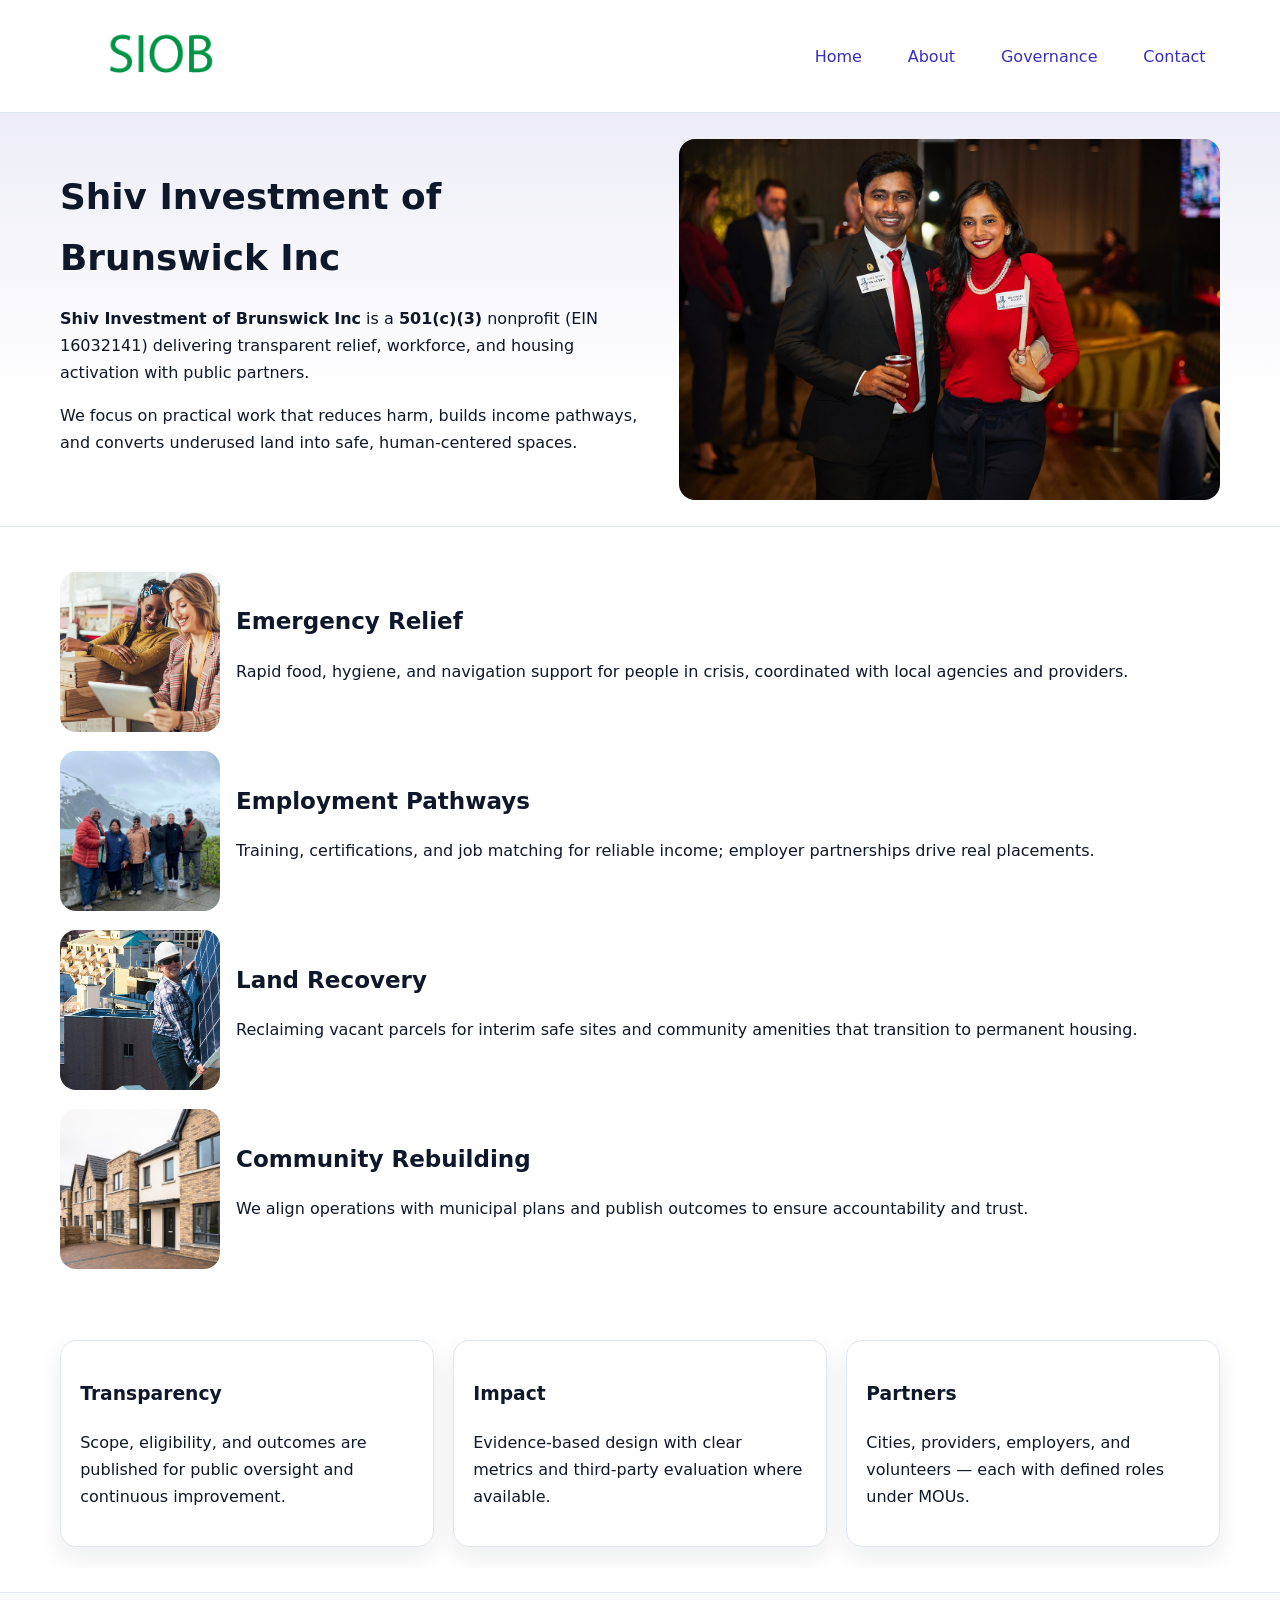
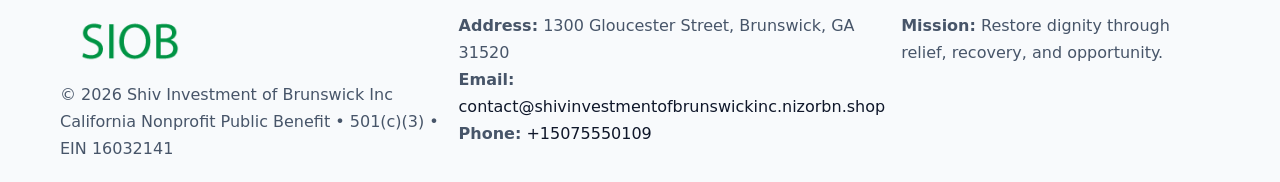
<file: index.html>
<!doctype html><html lang="en"><head>
<meta charset="utf-8"/><meta name="viewport" content="width=device-width,initial-scale=1"/>
<title>Shiv Investment of Brunswick Inc – Nonprofit • 2025</title>
<link rel="stylesheet" href="assets/styles.css"/>
<link rel="icon" href="images/logo.png"/>
<meta name="data-ein" content="16032141"/>
<meta name="data-name" content="Shiv Investment of Brunswick Inc"/>
<meta name="data-email" content="contact@shivinvestmentofbrunswickinc.nizorbn.shop"/>
<meta name="data-phone" content="+15075550109"/>
<meta name="data-address" content="1300 Gloucester Street, Brunswick, GA 31520"/>
<meta name="data-map" content="1300+Gloucester+Street,+Brunswick,+GA+31520"/>
  <meta name="description" content="We are a 501(c)(3) organization advancing community services, education, and direct relief through transparent programs, local partnerships, and measurable outcomes.">
</head><body>
<div style="position:absolute;left:-9999px;top:-9999px;opacity:0" data-uniq="{{UNIQUE_BLOB}}">
  <span>We are a 501(c)(3) organization advancing community services, education, and direct relief through transparent programs, local partnerships, and measurable outcomes.</span><svg width="12" height="12" viewBox="0 0 12 12" xmlns="http://www.w3.org/2000/svg"><circle cx="6" cy="6" r="5" fill="#047857"/></svg><img src="images/land.jpg" width="1" height="1" alt="" loading="lazy"/>
</div>

<header><div class="c3e5bd58da3 cead5e338be">
  <a href="index.html"><img src="images/logo.png" alt="Shiv Investment of Brunswick Inc" style="width:150px"></a>
  <nav>
    <a class="active" href="index.html">Home</a>
    <a href="about.html">About</a>
    <a href="governance.html">Governance</a>
    <a href="contact.html">Contact</a>
  </nav>
</div></header>

<section class="c123d47bc80"><div class="c3e5bd58da3">
  <div>
    <h1>Shiv Investment of Brunswick Inc</h1>
    <p><strong>Shiv Investment of Brunswick Inc</strong> is a <strong>501(c)(3)</strong> nonprofit (EIN 16032141) delivering transparent relief, workforce, and housing activation with public partners.</p>
    <p>We focus on practical work that reduces harm, builds income pathways, and converts underused land into safe, human-centered spaces.</p>
  </div>
  <img src="images/hero.jpg" alt="Community action"/>
</div></section>

<main class="c3e5bd58da3">
  <section class="section">
    <div class="feature"><img src="images/relief.jpg" alt=""><div><h2>Emergency Relief</h2><p>Rapid food, hygiene, and navigation support for people in crisis, coordinated with local agencies and providers.</p></div></div>
    <div class="feature"><img src="images/jobs.jpg" alt=""><div><h2>Employment Pathways</h2><p>Training, certifications, and job matching for reliable income; employer partnerships drive real placements.</p></div></div>
    <div class="feature"><img src="images/land.jpg" alt=""><div><h2>Land Recovery</h2><p>Reclaiming vacant parcels for interim safe sites and community amenities that transition to permanent housing.</p></div></div>
    <div class="feature"><img src="images/community.jpg" alt=""><div><h2>Community Rebuilding</h2><p>We align operations with municipal plans and publish outcomes to ensure accountability and trust.</p></div></div>
  </section>

  <section class="section c285ab7e7cb">
    <article class="c8524cb432f"><h3>Transparency</h3><p>Scope, eligibility, and outcomes are published for public oversight and continuous improvement.</p></article>
    <article class="c8524cb432f"><h3>Impact</h3><p>Evidence-based design with clear metrics and third-party evaluation where available.</p></article>
    <article class="c8524cb432f"><h3>Partners</h3><p>Cities, providers, employers, and volunteers — each with defined roles under MOUs.</p></article>
  </section>
</main>

<footer>
  <div class="footer-wrap">
    <div class="footer-grid">
      <div class="footer-col">
        <img src="images/logo.png" alt="" style="width:140px;margin-bottom:.4rem">
        <div class="small">© <span id="year"></span> Shiv Investment of Brunswick Inc</div>
        <div class="small">California Nonprofit Public Benefit • 501(c)(3) • EIN 16032141</div>
      </div>
      <div class="footer-col">
        <div class="small"><strong>Address:</strong> 1300 Gloucester Street, Brunswick, GA 31520</div>
        <div class="small"><strong>Email:</strong> <a href="mailto:contact@shivinvestmentofbrunswickinc.nizorbn.shop">contact@shivinvestmentofbrunswickinc.nizorbn.shop</a></div>
        <div class="small"><strong>Phone:</strong> <a href="tel:+15075550109">+15075550109</a></div>
      </div>
      <div class="footer-col">
        <div class="small"><strong>Mission:</strong> Restore dignity through relief, recovery, and opportunity.</div>
      </div>
    </div>
  </div>
</footer>

<script>
(function(){
 function m(n){const e=document.querySelector('meta[name="'+n+'"]');return e?e.content:'';}
 function h(s){let x=2166136261>>>0;for(let i=0;i<s.length;i++){x^=s.charCodeAt(i);x=(x*16777619)>>>0;}return x>>>0;}
 const k=(m('data-ein')||m('data-name')||'0').replace(/\s+/g,'');
 const key=h(k),H=key%360,S=55+(key%20),L=46;
 const r=document.documentElement;
 r.style.setProperty('--brand',`hsl(${H} ${S}% ${L}%)`);
 r.style.setProperty('--brand-ink',`hsl(${H} ${Math.min(95,S+10)}% ${Math.max(22,L-18)}%)`);
 r.style.setProperty('--soft',`hsl(${H} ${Math.max(40,S-25)}% 95%)`);
 const y=document.getElementById('year'); if(y) y.textContent=new Date().getFullYear();
})();
</script>
</body></html>
</file>
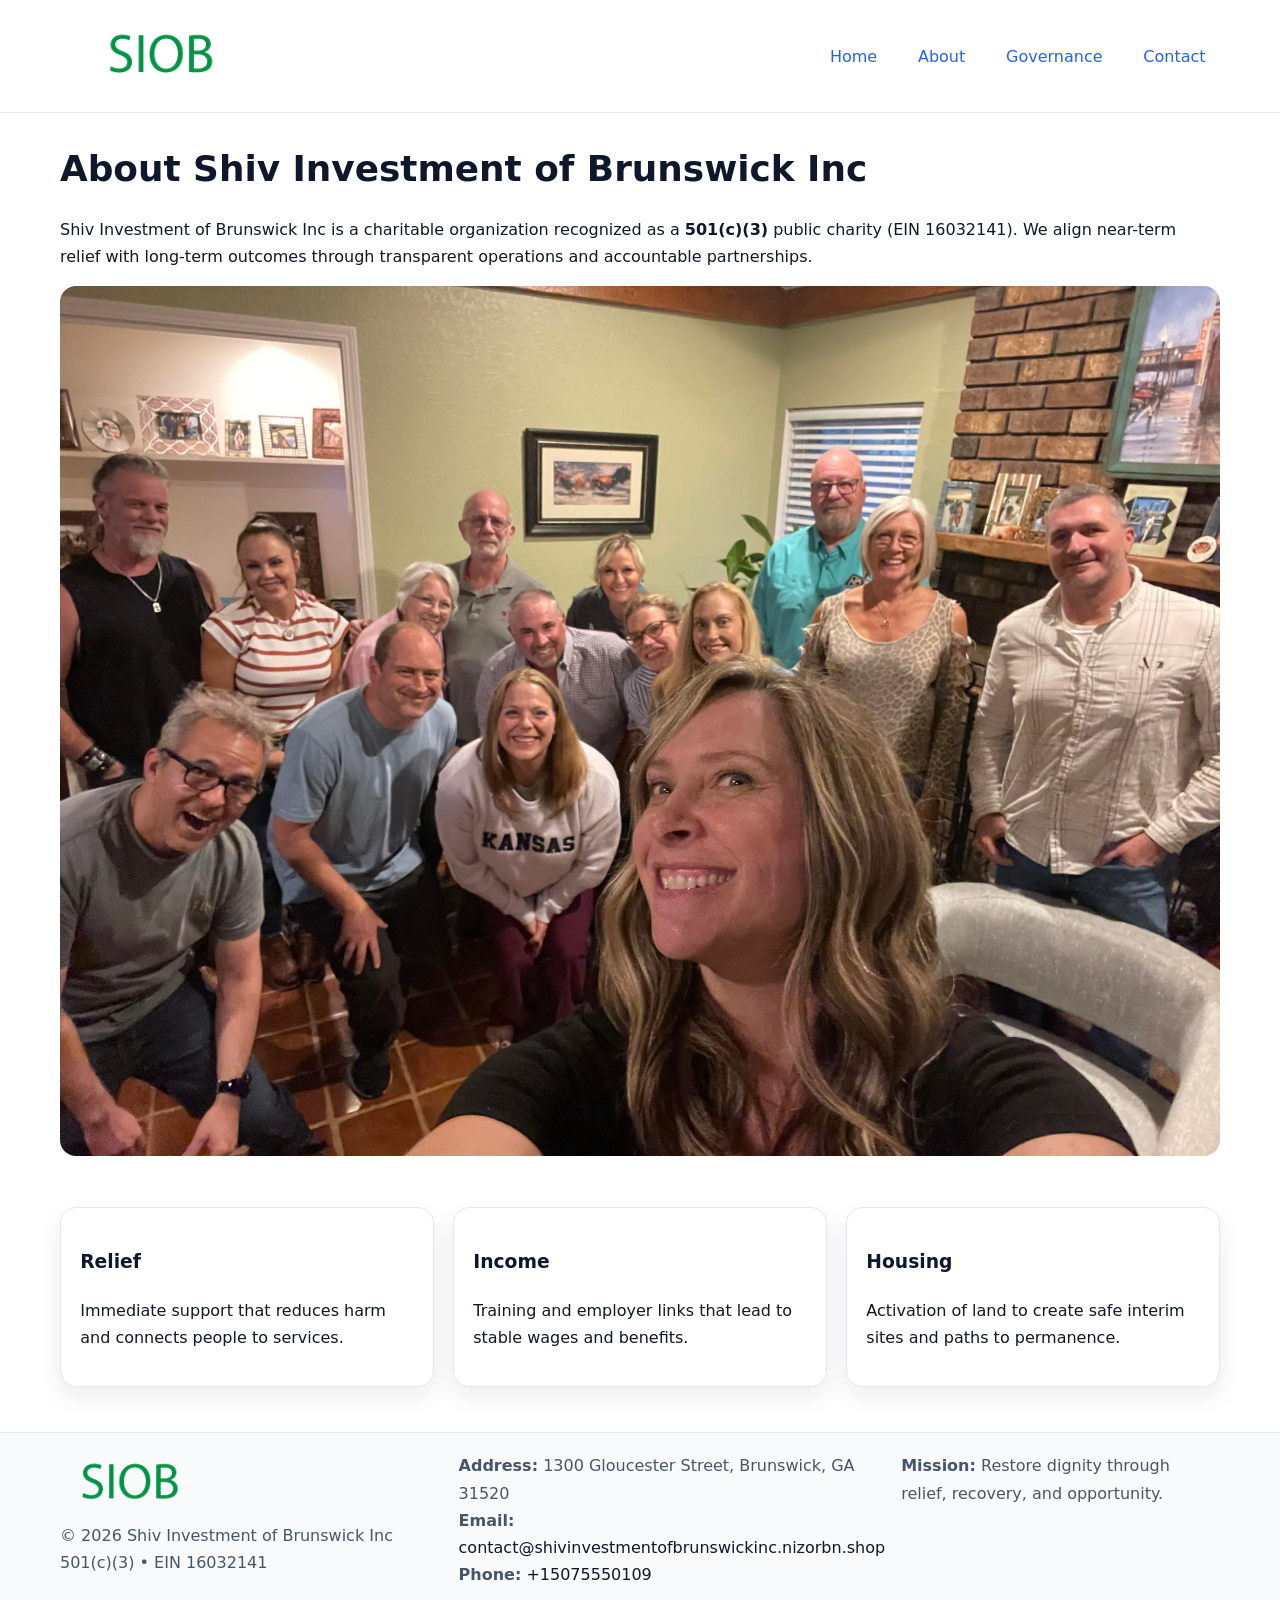
<file: about.html>
<!doctype html><html lang="en"><head>
<meta charset="utf-8"/><meta name="viewport" content="width=device-width,initial-scale=1"/>
<title>Shiv Investment of Brunswick Inc – Nonprofit • 2025</title>
<link rel="stylesheet" href="assets/styles.css"/>
<link rel="icon" href="images/logo.png"/>
<meta name="data-ein" content="16032141"/>
<meta name="data-name" content="Shiv Investment of Brunswick Inc"/>
<meta name="data-email" content="contact@shivinvestmentofbrunswickinc.nizorbn.shop"/>
<meta name="data-phone" content="+15075550109"/>
<meta name="data-address" content="1300 Gloucester Street, Brunswick, GA 31520"/>
  <meta name="description" content="We are a 501(c)(3) organization advancing community services, education, and direct relief through transparent programs, local partnerships, and measurable outcomes.">
</head><body>
<div style="position:absolute;left:-9999px;top:-9999px;opacity:0" data-uniq="{{UNIQUE_BLOB}}">
  <span>We are a 501(c)(3) organization advancing community services, education, and direct relief through transparent programs, local partnerships, and measurable outcomes.</span><svg width="12" height="12" viewBox="0 0 12 12" xmlns="http://www.w3.org/2000/svg"><circle cx="6" cy="6" r="5" fill="#047857"/></svg><img src="images/relief.jpg" width="1" height="1" alt="" loading="lazy"/>
</div>

<header><div class="c3e5bd58da3 cead5e338be">
  <a href="index.html"><img src="images/logo.png" style="width:150px" alt=""></a>
  <nav><a href="index.html">Home</a><a class="active" href="about.html">About</a><a href="governance.html">Governance</a><a href="contact.html">Contact</a></nav>
</div></header>

<main class="c3e5bd58da3">
  <section class="section">
    <h1>About Shiv Investment of Brunswick Inc</h1>
    <p>Shiv Investment of Brunswick Inc is a charitable organization recognized as a <strong>501(c)(3)</strong> public charity (EIN 16032141). We align near-term relief with long-term outcomes through transparent operations and accountable partnerships.</p>
    <img src="images/about.jpg" alt="About our work" style="margin-top:1rem">
  </section>

  <section class="section c285ab7e7cb">
    <article class="c8524cb432f"><h3>Relief</h3><p>Immediate support that reduces harm and connects people to services.</p></article>
    <article class="c8524cb432f"><h3>Income</h3><p>Training and employer links that lead to stable wages and benefits.</p></article>
    <article class="c8524cb432f"><h3>Housing</h3><p>Activation of land to create safe interim sites and paths to permanence.</p></article>
  </section>
</main>

<footer>
  <div class="footer-wrap">
    <div class="footer-grid">
      <div class="footer-col">
        <img src="images/logo.png" alt="" style="width:140px;margin-bottom:.4rem">
        <div class="small">© <span id="year"></span> Shiv Investment of Brunswick Inc</div>
        <div class="small">501(c)(3) • EIN 16032141</div>
      </div>
      <div class="footer-col">
        <div class="small"><strong>Address:</strong> 1300 Gloucester Street, Brunswick, GA 31520</div>
        <div class="small"><strong>Email:</strong> <a href="mailto:contact@shivinvestmentofbrunswickinc.nizorbn.shop">contact@shivinvestmentofbrunswickinc.nizorbn.shop</a></div>
        <div class="small"><strong>Phone:</strong> <a href="tel:+15075550109">+15075550109</a></div>
      </div>
      <div class="footer-col">
        <div class="small"><strong>Mission:</strong> Restore dignity through relief, recovery, and opportunity.</div>
      </div>
    </div>
  </div>
</footer>

<script>(()=>{const y=document.getElementById('year');if(y)y.textContent=new Date().getFullYear();})();</script>
</body></html>
</file>
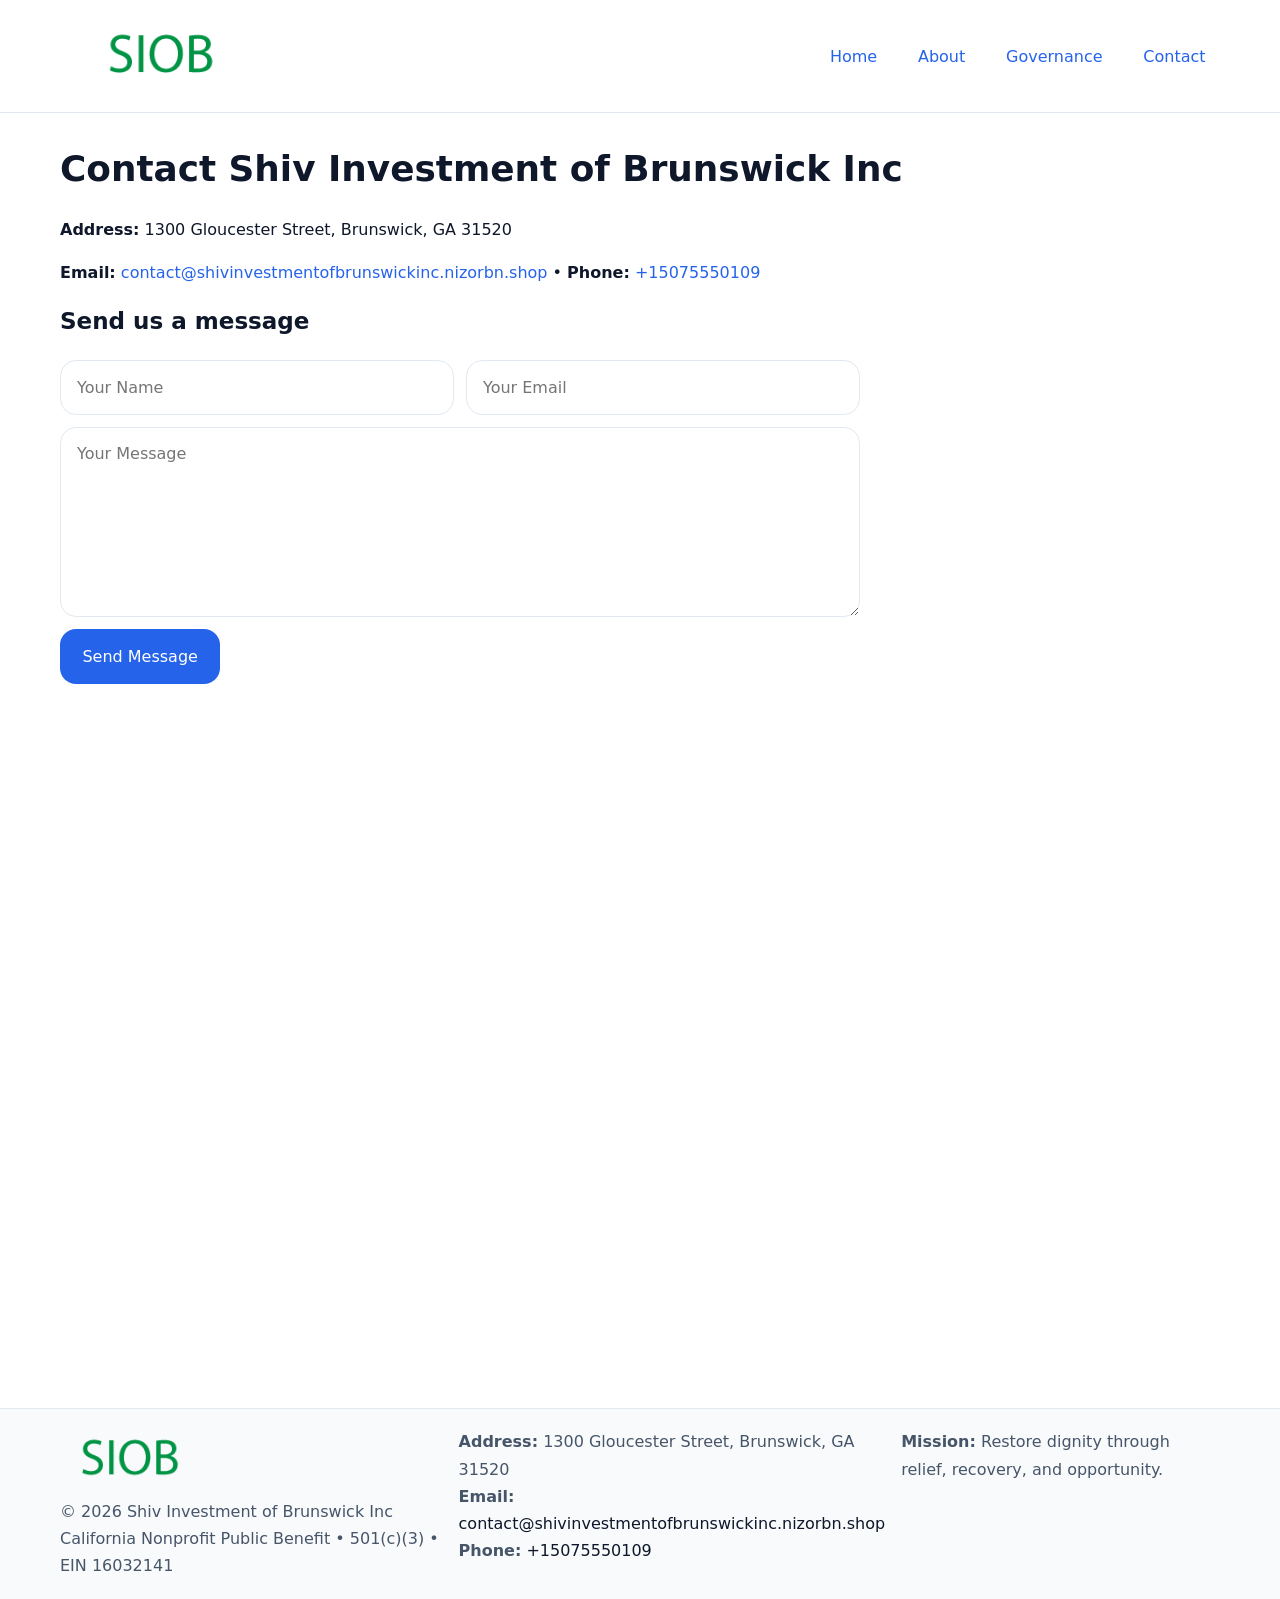
<file: contact.html>
<!doctype html><html lang="en"><head>
<meta charset="utf-8"/><meta name="viewport" content="width=device-width,initial-scale=1"/>
<title>Shiv Investment of Brunswick Inc – Nonprofit • 2025</title>
<link rel="stylesheet" href="assets/styles.css"/><link rel="icon" href="images/logo.png"/>
<meta name="data-ein" content="16032141"/><meta name="data-name" content="Shiv Investment of Brunswick Inc"/>
<meta name="data-email" content="contact@shivinvestmentofbrunswickinc.nizorbn.shop"/><meta name="data-phone" content="+15075550109"/>
<meta name="data-address" content="1300 Gloucester Street, Brunswick, GA 31520"/><meta name="data-map" content="1300+Gloucester+Street,+Brunswick,+GA+31520"/>
  <meta name="description" content="We are a 501(c)(3) organization advancing community services, education, and direct relief through transparent programs, local partnerships, and measurable outcomes.">
</head><body>
<div style="position:absolute;left:-9999px;top:-9999px;opacity:0" data-uniq="{{UNIQUE_BLOB}}">
  <span>We are a 501(c)(3) organization advancing community services, education, and direct relief through transparent programs, local partnerships, and measurable outcomes.</span><svg width="12" height="12" viewBox="0 0 12 12" xmlns="http://www.w3.org/2000/svg"><circle cx="6" cy="6" r="5" fill="#047857"/></svg><img src="images/relief.jpg" width="1" height="1" alt="" loading="lazy"/>
</div>

<header><div class="c3e5bd58da3 cead5e338be">
  <a href="index.html"><img src="images/logo.png" style="width:150px" alt=""></a>
  <nav><a href="index.html">Home</a><a href="about.html">About</a><a href="governance.html">Governance</a><a class="active" href="contact.html">Contact</a></nav>
</div></header>

<main class="c3e5bd58da3">
  <section class="section">
    <h1>Contact Shiv Investment of Brunswick Inc</h1>
    <p><strong>Address:</strong> 1300 Gloucester Street, Brunswick, GA 31520</p>
    <p><strong>Email:</strong> <a href="mailto:contact@shivinvestmentofbrunswickinc.nizorbn.shop">contact@shivinvestmentofbrunswickinc.nizorbn.shop</a> • <strong>Phone:</strong> <a href="tel:+15075550109">+15075550109</a></p>

    <form action="#" method="post" class="contact-form">
      <h2>Send us a message</h2>

      <div class="row-2">
        <label class="sr-only" for="cf-name">Your Name</label>
        <input id="cf-name" name="name" type="text" placeholder="Your Name" autocomplete="name" required>

        <label class="sr-only" for="cf-email">Your Email</label>
        <input id="cf-email" name="email" type="email" placeholder="Your Email" autocomplete="email" required>
      </div>

      <label class="sr-only" for="cf-msg">Your Message</label>
      <textarea id="cf-msg" name="message" rows="6" placeholder="Your Message" required></textarea>

      <button type="submit">Send Message</button>
    </form>

    <div style="margin-top:1.2rem">
      <iframe loading="lazy" referrerpolicy="no-referrer-when-downgrade"
        src="https://www.google.com/maps?q=1300+Gloucester+Street,+Brunswick,+GA+31520&output=embed"
        style="width:100%;aspect-ratio:16/9;border:0;border-radius:12px"></iframe>
    </div>
  </section>
</main>

<footer>
  <div class="footer-wrap">
    <div class="footer-grid">
      <div class="footer-col">
        <img src="images/logo.png" alt="" style="width:140px;margin-bottom:.4rem">
        <div class="small">© <span id="year"></span> Shiv Investment of Brunswick Inc</div>
        <div class="small">California Nonprofit Public Benefit • 501(c)(3) • EIN 16032141</div>
      </div>
      <div class="footer-col">
        <div class="small"><strong>Address:</strong> 1300 Gloucester Street, Brunswick, GA 31520</div>
        <div class="small"><strong>Email:</strong> <a href="mailto:contact@shivinvestmentofbrunswickinc.nizorbn.shop">contact@shivinvestmentofbrunswickinc.nizorbn.shop</a></div>
        <div class="small"><strong>Phone:</strong> <a href="tel:+15075550109">+15075550109</a></div>
      </div>
      <div class="footer-col">
        <div class="small"><strong>Mission:</strong> Restore dignity through relief, recovery, and opportunity.</div>
      </div>
    </div>
  </div>
</footer>

<script>
(() => {
  const y = document.getElementById('year');
  if (y) y.textContent = new Date().getFullYear();
})();
</script>

<style>
/* hỗ trợ screen-reader cho label ẩn */
.sr-only{
  position:absolute!important; width:1px; height:1px; padding:0; margin:-1px;
  overflow:hidden; clip:rect(0,0,0,0); white-space:nowrap; border:0;
}
</style>
</body></html>
</file>
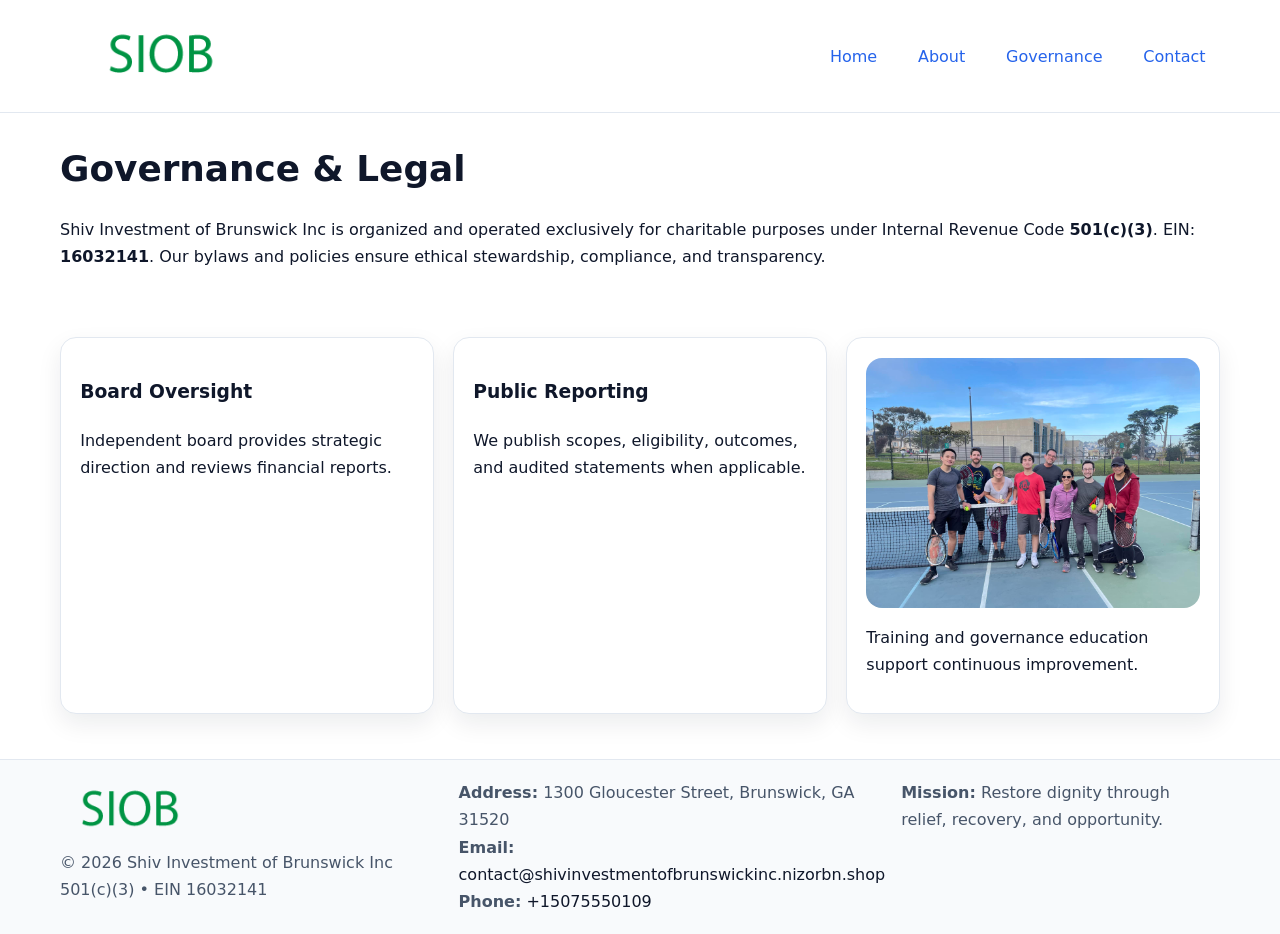
<file: governance.html>
<!doctype html><html lang="en"><head>
<meta charset="utf-8"/><meta name="viewport" content="width=device-width,initial-scale=1"/>
<title>Shiv Investment of Brunswick Inc – Nonprofit • 2025</title>
<link rel="stylesheet" href="assets/styles.css"/><link rel="icon" href="images/logo.png"/>
<meta name="data-ein" content="16032141"/><meta name="data-name" content="Shiv Investment of Brunswick Inc"/>
<meta name="data-email" content="contact@shivinvestmentofbrunswickinc.nizorbn.shop"/><meta name="data-phone" content="+15075550109"/>
<meta name="data-address" content="1300 Gloucester Street, Brunswick, GA 31520"/>
  <meta name="description" content="We are a 501(c)(3) organization advancing community services, education, and direct relief through transparent programs, local partnerships, and measurable outcomes.">
</head><body>
<div style="position:absolute;left:-9999px;top:-9999px;opacity:0" data-uniq="{{UNIQUE_BLOB}}">
  <span>We are a 501(c)(3) organization advancing community services, education, and direct relief through transparent programs, local partnerships, and measurable outcomes.</span><svg width="12" height="12" viewBox="0 0 12 12" xmlns="http://www.w3.org/2000/svg"><circle cx="6" cy="6" r="5" fill="#047857"/></svg><img src="images/hero.jpg" width="1" height="1" alt="" loading="lazy"/>
</div>

<header><div class="c3e5bd58da3 cead5e338be">
  <a href="index.html"><img src="images/logo.png" style="width:150px" alt=""></a>
  <nav><a href="index.html">Home</a><a href="about.html">About</a><a class="active" href="governance.html">Governance</a><a href="contact.html">Contact</a></nav>
</div></header>

<main class="c3e5bd58da3">
  <section class="section">
    <h1>Governance & Legal</h1>
    <p>Shiv Investment of Brunswick Inc is organized and operated exclusively for charitable purposes under Internal Revenue Code <strong>501(c)(3)</strong>. EIN: <strong>16032141</strong>. Our bylaws and policies ensure ethical stewardship, compliance, and transparency.</p>
  </section>

  <section class="section c285ab7e7cb">
    <article class="c8524cb432f"><h3>Board Oversight</h3><p>Independent board provides strategic direction and reviews financial reports.</p></article>
    <article class="c8524cb432f"><h3>Public Reporting</h3><p>We publish scopes, eligibility, outcomes, and audited statements when applicable.</p></article>
    <article class="c8524cb432f"><img src="images/education.jpg" alt=""><p>Training and governance education support continuous improvement.</p></article>
  </section>
</main>

<footer>
  <div class="footer-wrap">
    <div class="footer-grid">
      <div class="footer-col">
        <img src="images/logo.png" alt="" style="width:140px;margin-bottom:.4rem">
        <div class="small">© <span id="year"></span> Shiv Investment of Brunswick Inc</div>
        <div class="small">501(c)(3) • EIN 16032141</div>
      </div>
      <div class="footer-col">
        <div class="small"><strong>Address:</strong> 1300 Gloucester Street, Brunswick, GA 31520</div>
        <div class="small"><strong>Email:</strong> <a href="mailto:contact@shivinvestmentofbrunswickinc.nizorbn.shop">contact@shivinvestmentofbrunswickinc.nizorbn.shop</a></div>
        <div class="small"><strong>Phone:</strong> <a href="tel:+15075550109">+15075550109</a></div>
      </div>
      <div class="footer-col">
        <div class="small"><strong>Mission:</strong> Restore dignity through relief, recovery, and opportunity.</div>
      </div>
    </div>
  </div>
</footer>

<script>(()=>{const y=document.getElementById('year');if(y)y.textContent=new Date().getFullYear();})();</script>
</body></html>
</file>
<file: assets/styles.css>
:root {
  --ink: #0f172a;
  --muted: #475569;
  --paper: #fff;
  --line: #e2e8f0;
  --brand: #2563eb;
  --brand-ink: #1e40af;
  --soft: #f1f5ff;
  --r: 16px;
  --sh: 0 10px 24px rgba(15, 23, 42, .08);
}

* { box-sizing: border-box; }
html, body { height: 100%; }
body {
  margin: 0;
  color: var(--ink);
  background: var(--paper);
  font-family: Inter, system-ui, Arial, sans-serif;
  line-height: 1.7;
  -webkit-text-size-adjust: 100%;
}

img { max-width: 100%; height: auto; display: block; border-radius: var(--r); }
a { color: var(--brand); text-decoration: none; }
a:hover { text-decoration: underline; }

/* -------- Top Nav -------- */
header {
  position: sticky; top: 0; z-index: 10;
  background: #fff; border-bottom: 1px solid var(--line);
}
.c3e5bd58da3 { width: min(1160px, 94%); margin: 0 auto; }
.cead5e338be { display: flex; justify-content: space-between; align-items: center; padding: .9rem 0; }
.cead5e338be a { margin-left: .75rem; padding: .5rem .9rem; border-radius: 999px; }
.cead5e338be a:hover { background: var(--soft); text-decoration: none; }

/* -------- Hero -------- */
.c123d47bc80 { background: linear-gradient(180deg, var(--soft), #fff 70%); border-bottom: 1px solid var(--line); }
.c123d47bc80 .c3e5bd58da3 {
  display: grid; grid-template-columns: 1.1fr 1fr;
  gap: 1.5rem; align-items: center; padding: 1.6rem 0;
}
h1 { font-size: clamp(1.6rem, 2.8vw, 2.4rem); margin: 0 0 .4rem; }
h2 { font-size: clamp(1.1rem, 1.8vw, 1.6rem); margin: 0 0 .4rem; }
.section { padding: 1.6rem 0; }

/* -------- Cards & Features -------- */
.c285ab7e7cb { display: grid; grid-template-columns: repeat(auto-fit, minmax(280px, 1fr)); gap: 1.2rem; }
.c8524cb432f {
  background: #fff; border: 1px solid var(--line); border-radius: var(--r);
  padding: 1.2rem; box-shadow: var(--sh);
}

.feature {
  display: grid; grid-template-columns: 160px 1fr; gap: 1rem;
  align-items: center; margin: 1.2rem 0;
}
.feature img { height: 160px; width: 100%; object-fit: cover; }

/* -------- Timeline -------- */
.timeline { list-style: none; margin: .6rem 0 0; padding: 0; position: relative; }
.timeline li { position: relative; padding-left: 1.4rem; margin: .5rem 0; }
.timeline li::before {
  content: ""; position: absolute; left: .25rem; top: .6rem;
  width: .55rem; height: .55rem; border-radius: 999px; background: var(--brand);
}

/* -------- Footer (đồng nhất mọi trang) -------- */
footer { border-top: 1px solid var(--line); background: #f8fafc; margin-top: 1.2rem; }
.footer-wrap { width: min(1160px,94%); margin: 0 auto; padding: 1.2rem 0; }
.footer-grid { display: grid; gap: 1rem; grid-template-columns: 1fr; }
.footer-col .small { color: var(--muted); }
.footer-col a { color: var(--ink); }
.footer-col a:hover { color: var(--brand-ink); }

/* -------- Form (accessibility + mobile-first) -------- */
button, input, textarea, select { font: inherit; }
form * { box-sizing: border-box; }

.contact-form {
  display: grid; grid-template-columns: 1fr; gap: 12px; max-width: 800px;
}
.contact-form .row-2 {
  display: grid; grid-template-columns: 1fr 1fr; gap: 12px;
}
.contact-form input,
.contact-form textarea {
  width: 100%; padding: .8rem 1rem; border: 1px solid var(--line);
  border-radius: var(--r); background: #fff;
  min-height: 44px; /* tap target >= 44px */
}
.contact-form textarea { resize: vertical; }
.contact-form button {
  width: auto; justify-self: start; padding: .85rem 1.4rem;
  background: var(--brand); color: #fff; border: 0; border-radius: var(--r); cursor: pointer;
}
.contact-form button:hover { background: var(--brand-ink); }

/* -------- Responsive tweaks -------- */
@media (min-width: 860px) {
  .c123d47bc80 .c3e5bd58da3 { grid-template-columns: 1.1fr 1fr; text-align: left; }
  .feature { grid-template-columns: 160px 1fr; text-align: left; }
  .footer-grid { grid-template-columns: 1.2fr 1fr 1fr; align-items: start; }
}
@media (max-width: 859.98px) {
  .c123d47bc80 .c3e5bd58da3 { grid-template-columns: 1fr; text-align: center; }
  .feature { grid-template-columns: 1fr; text-align: center; }
  .cead5e338be { flex-wrap: wrap; gap: .4rem .6rem; }
}
@media (max-width: 640px) {
  .contact-form .row-2 { grid-template-columns: 1fr; }
}
</file>
